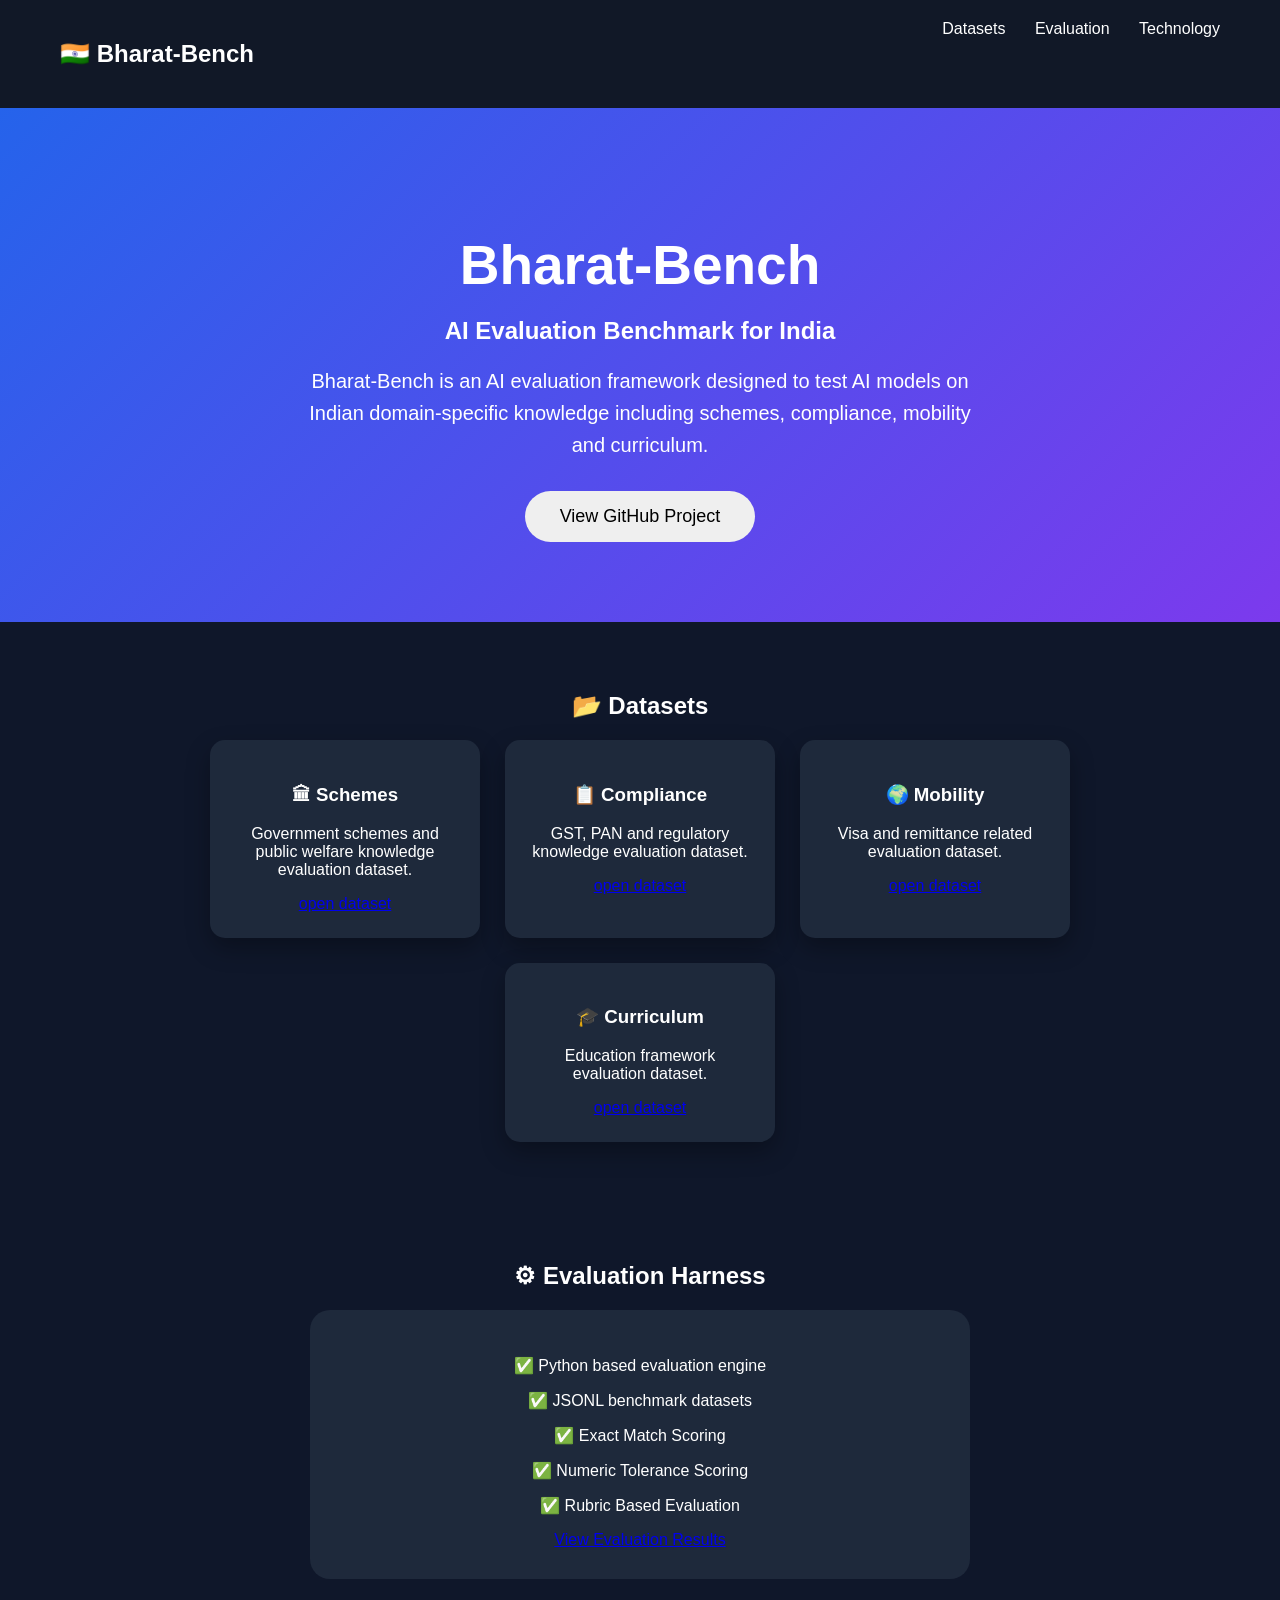
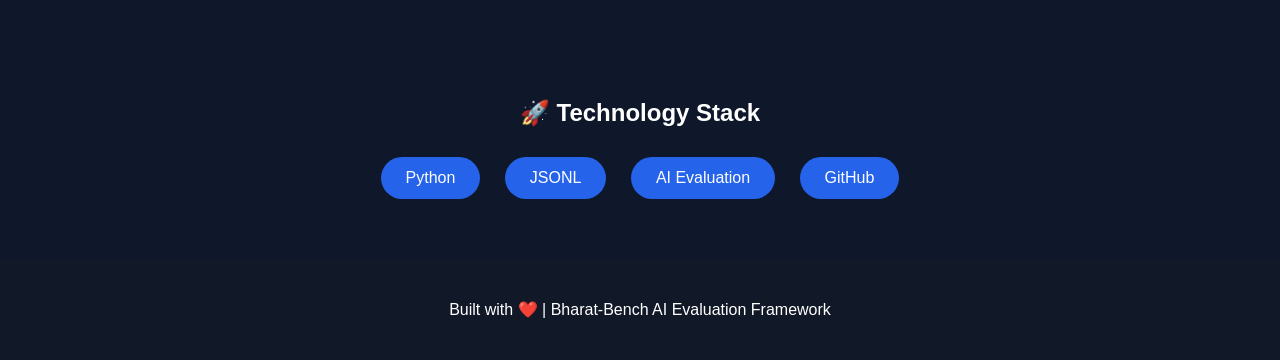
<file: portfolio/index.html>
<!DOCTYPE html>
<html>

<head>
    <title>Bharat-Bench | AI Evaluation Benchmark</title>
    <link rel="stylesheet" href="style.css">
</head>

<body>

<nav>
    <h2>🇮🇳 Bharat-Bench</h2>

    <div>
        <a href="#datasets">Datasets</a>
        <a href="#evaluation">Evaluation</a>
        <a href="#technology">Technology</a>
    </div>
</nav>


<section class="hero">

    <h1>Bharat-Bench</h1>

    <h2>AI Evaluation Benchmark for India</h2>

    <p>
        Bharat-Bench is an AI evaluation framework designed to test
        AI models on Indian domain-specific knowledge including
        schemes, compliance, mobility and curriculum.
    </p>

    <a href="https://github.com/kaushikyogesh/Bharat-bench" target="_blank">
        <button>View GitHub Project</button>
    </a>

</section>



<section class="section" id="datasets">

<h2>📂 Datasets</h2>

<div class="cards">


<div class="card">
<h3>🏛 Schemes</h3>

<p>
Government schemes and public welfare knowledge evaluation dataset.
</p>

<a href="https://github.com/kaushikyogesh/Bharat-bench/blob/main/spec/items/schemes/questions.jsonl">
open dataset</a>


</div>



<div class="card">

<h3>📋 Compliance</h3>

<p>
GST, PAN and regulatory knowledge evaluation dataset.
</p>

<a href="https://raw.githubusercontent.com/kaushikyogesh/Bharat-bench/main/spec/items/schemes/questions.jsonl" target="_blank">
open dataset</a>

</div>




<div class="card">

<h3>🌍 Mobility</h3>

<p>
Visa and remittance related evaluation dataset.
</p>

<a href="https://raw.githubusercontent.com/kaushikyogesh/Bharat-bench/main/spec/items/compliance/questions.jsonl" target="_blank">
open dataset</a>
</div>




<div class="card">

<h3>🎓 Curriculum</h3>

<p>
Education framework evaluation dataset.
</p>

<a href="https://raw.githubusercontent.com/kaushikyogesh/Bharat-bench/main/spec/items/curriculum/questions.jsonl" target="_blank">
open dataset</a>
</div>


</div>

</section>




<section class="section" id="evaluation">

<h2>⚙ Evaluation Harness</h2>


<div class="box">

<p>✅ Python based evaluation engine</p>

<p>✅ JSONL benchmark datasets</p>

<p>✅ Exact Match Scoring</p>

<p>✅ Numeric Tolerance Scoring</p>

<p>✅ Rubric Based Evaluation</p>


<a href="https://github.com/kaushikyogesh/Bharat-bench/blob/main/results.json" target="_blank">
View Evaluation Results
</a>

</div>

</section>





<section class="section" id="technology">

<h2>🚀 Technology Stack</h2>

<div class="tech">

<span>Python</span>
<span>JSONL</span>
<span>AI Evaluation</span>
<span>GitHub</span>

</div>

</section>




<footer>

<p>
Built with ❤️ | Bharat-Bench AI Evaluation Framework
</p>

</footer>


</body>

</html>
</file>
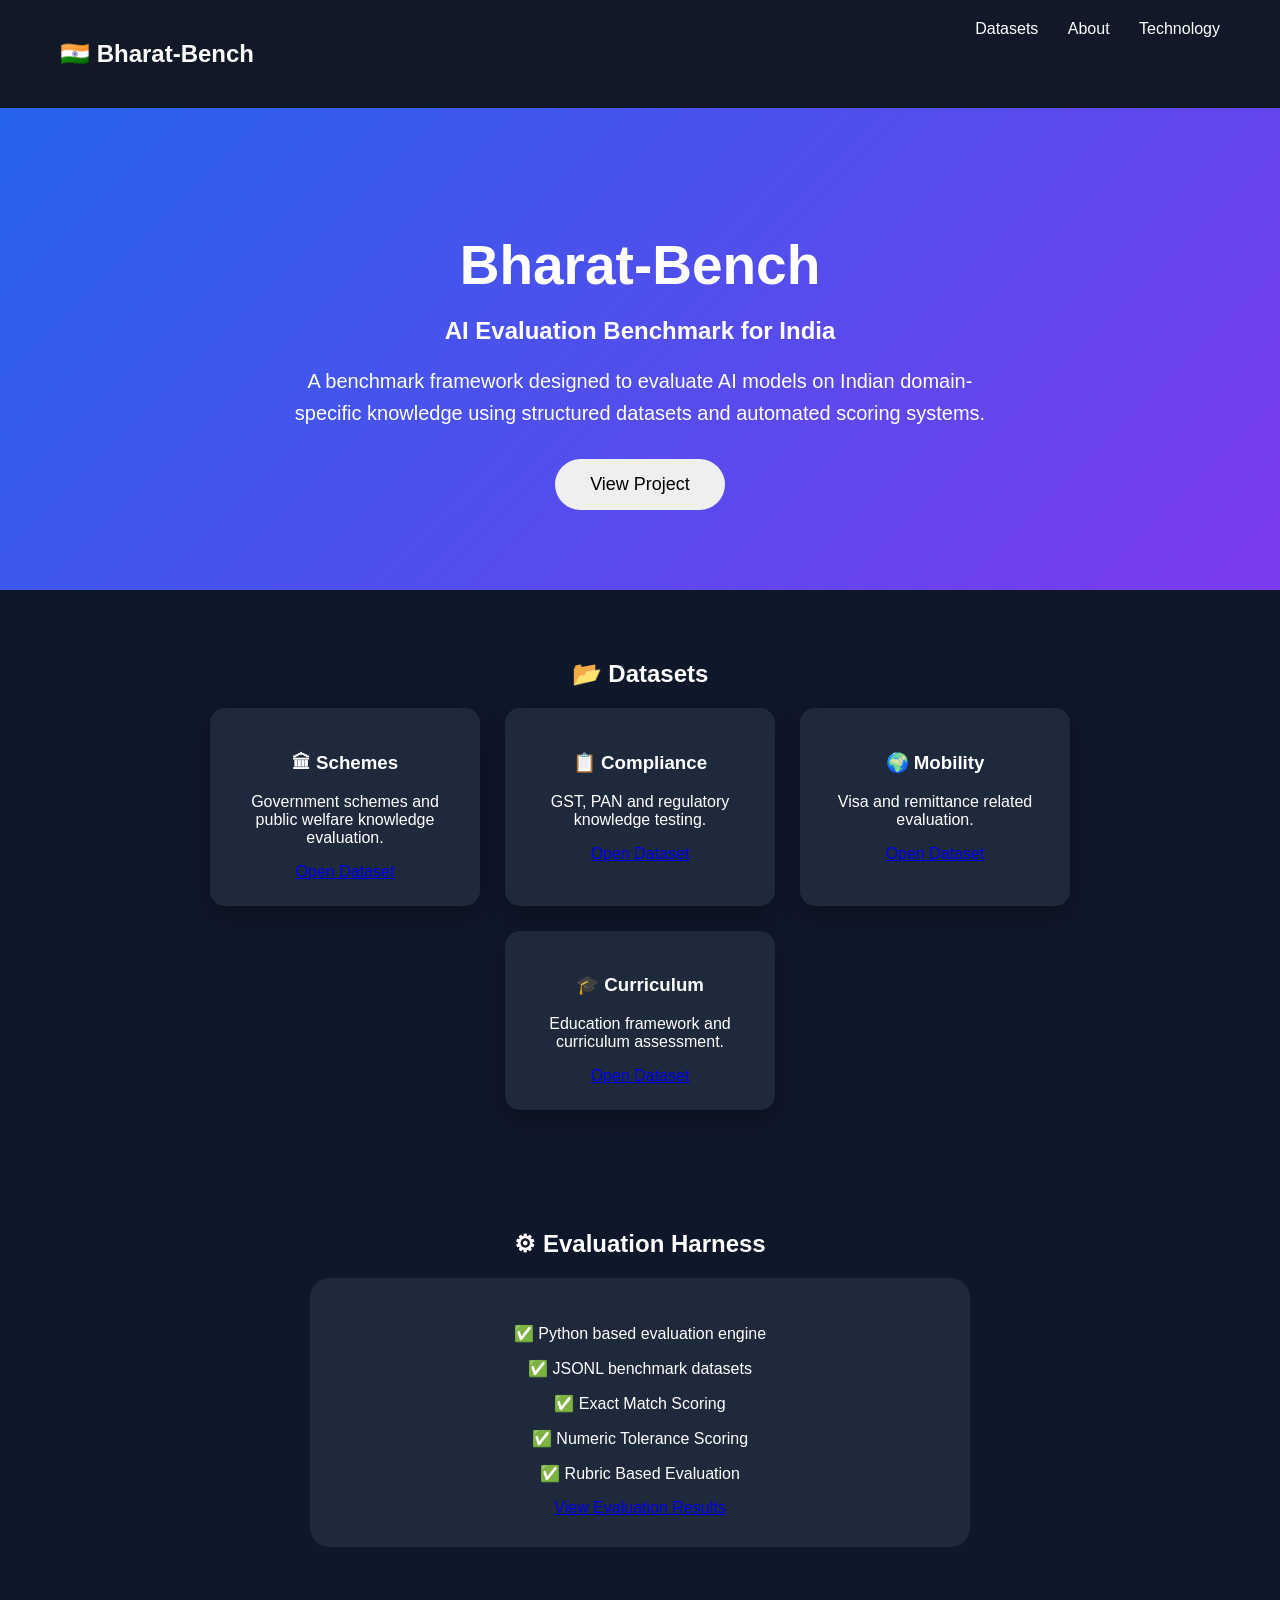
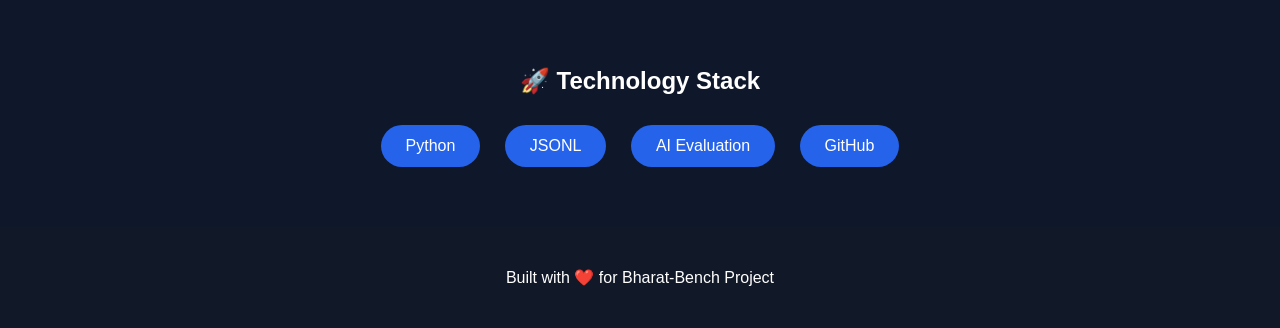
<file: spec/items/schemes/private/harness/portfolio/index.html>
<!DOCTYPE html>
<html>

<head>
    <title>Bharat-Bench | AI Evaluation Benchmark</title>
    <link rel="stylesheet" href="style.css">
</head>

<body>

<nav>
    <h2>🇮🇳 Bharat-Bench</h2>

    <div>
        <a href="#datasets">Datasets</a>
        <a href="#about">About</a>
        <a href="#tech">Technology</a>
    </div>

</nav>


<section class="hero">

<h1>Bharat-Bench</h1>

<h2>AI Evaluation Benchmark for India</h2>

<p>
A benchmark framework designed to evaluate AI models on
Indian domain-specific knowledge using structured datasets
and automated scoring systems.
</p>

<a href="https://github.com/kaushikyogesh/Bharat-Bench" target="_blank">
<button>
View Project
</button>
</a>

</section>



<section class="section" id="datasets">

<h2>📂 Datasets</h2>


<div class="cards">


<div class="card">

<h3>🏛 Schemes</h3>

<p>
Government schemes and public welfare knowledge evaluation.
</p>

<a href="../spec/items/schemes/questions.jsonl" target="_blank">
Open Dataset
</a>

</div>



<div class="card">

<h3>📋 Compliance</h3>

<p>
GST, PAN and regulatory knowledge testing.
</p>

<a href="../spec/items/compliance/questions.jsonl" target="_blank">
Open Dataset
</a>

</div>



<div class="card">

<h3>🌍 Mobility</h3>

<p>
Visa and remittance related evaluation.
</p>

<a href="../spec/items/mobility/questions.jsonl" target="_blank">
Open Dataset
</a>

</div>



<div class="card">

<h3>🎓 Curriculum</h3>

<p>
Education framework and curriculum assessment.
</p>

<a href="../spec/items/curriculum/questions.jsonl" target="_blank">
Open Dataset
</a>

</div>


</div>

</section>




<section class="section" id="about">

<h2>⚙ Evaluation Harness</h2>


<div class="box">

<p>✅ Python based evaluation engine</p>

<p>✅ JSONL benchmark datasets</p>

<p>✅ Exact Match Scoring</p>

<p>✅ Numeric Tolerance Scoring</p>

<p>✅ Rubric Based Evaluation</p>


<a href="../results.json" target="_blank">
View Evaluation Results
</a>

</div>


</section>




<section class="section" id="tech">

<h2>🚀 Technology Stack</h2>


<div class="tech">

<span>Python</span>

<span>JSONL</span>

<span>AI Evaluation</span>

<span>GitHub</span>

</div>


</section>




<footer>

<p>
Built with ❤️ for Bharat-Bench Project
</p>

</footer>


</body>

</html>
</file>
<file: portfolio/style.css>
body{

margin:0;
font-family:Arial, sans-serif;
background:#0f172a;
color:white;

}


nav{

display:flex;
justify-content:space-between;
padding:20px 60px;
background:#111827;

}


nav a{

color:white;
text-decoration:none;
margin-left:25px;

}


.hero{

text-align:center;
padding:80px 20px;

background:linear-gradient(135deg,#2563eb,#7c3aed);

}


.hero h1{

font-size:55px;
margin-bottom:10px;

}


.hero p{

font-size:20px;
max-width:700px;
margin:auto;
line-height:1.6;

}


button{

margin-top:30px;
padding:15px 35px;
border:none;
border-radius:30px;
font-size:18px;
cursor:pointer;

}


.section{

padding:50px 80px;
text-align:center;

}


.cards{

display:flex;
gap:25px;
justify-content:center;
flex-wrap:wrap;

}


.card{

background:#1e293b;
padding:25px;
width:220px;
border-radius:15px;
box-shadow:0 10px 25px rgba(0,0,0,0.3);

}


.card:hover{

transform:translateY(-8px);
transition:0.3s;

}


.box{

background:#1e293b;
padding:30px;
border-radius:20px;
max-width:600px;
margin:auto;

}


.tech span{

display:inline-block;
background:#2563eb;
padding:12px 25px;
margin:10px;
border-radius:25px;

}


footer{

text-align:center;
padding:25px;
background:#111827;

}
</file>
<file: spec/items/schemes/private/harness/portfolio/style.css>
body{

margin:0;
font-family:Arial, sans-serif;
background:#0f172a;
color:white;

}


nav{

display:flex;
justify-content:space-between;
padding:20px 60px;
background:#111827;

}


nav a{

color:white;
text-decoration:none;
margin-left:25px;

}


.hero{

text-align:center;
padding:80px 20px;

background:linear-gradient(135deg,#2563eb,#7c3aed);

}


.hero h1{

font-size:55px;
margin-bottom:10px;

}


.hero p{

font-size:20px;
max-width:700px;
margin:auto;
line-height:1.6;

}


button{

margin-top:30px;
padding:15px 35px;
border:none;
border-radius:30px;
font-size:18px;
cursor:pointer;

}


.section{

padding:50px 80px;
text-align:center;

}


.cards{

display:flex;
gap:25px;
justify-content:center;
flex-wrap:wrap;

}


.card{

background:#1e293b;
padding:25px;
width:220px;
border-radius:15px;
box-shadow:0 10px 25px rgba(0,0,0,0.3);

}


.card:hover{

transform:translateY(-8px);
transition:0.3s;

}


.box{

background:#1e293b;
padding:30px;
border-radius:20px;
max-width:600px;
margin:auto;

}


.tech span{

display:inline-block;
background:#2563eb;
padding:12px 25px;
margin:10px;
border-radius:25px;

}


footer{

text-align:center;
padding:25px;
background:#111827;

}
</file>
